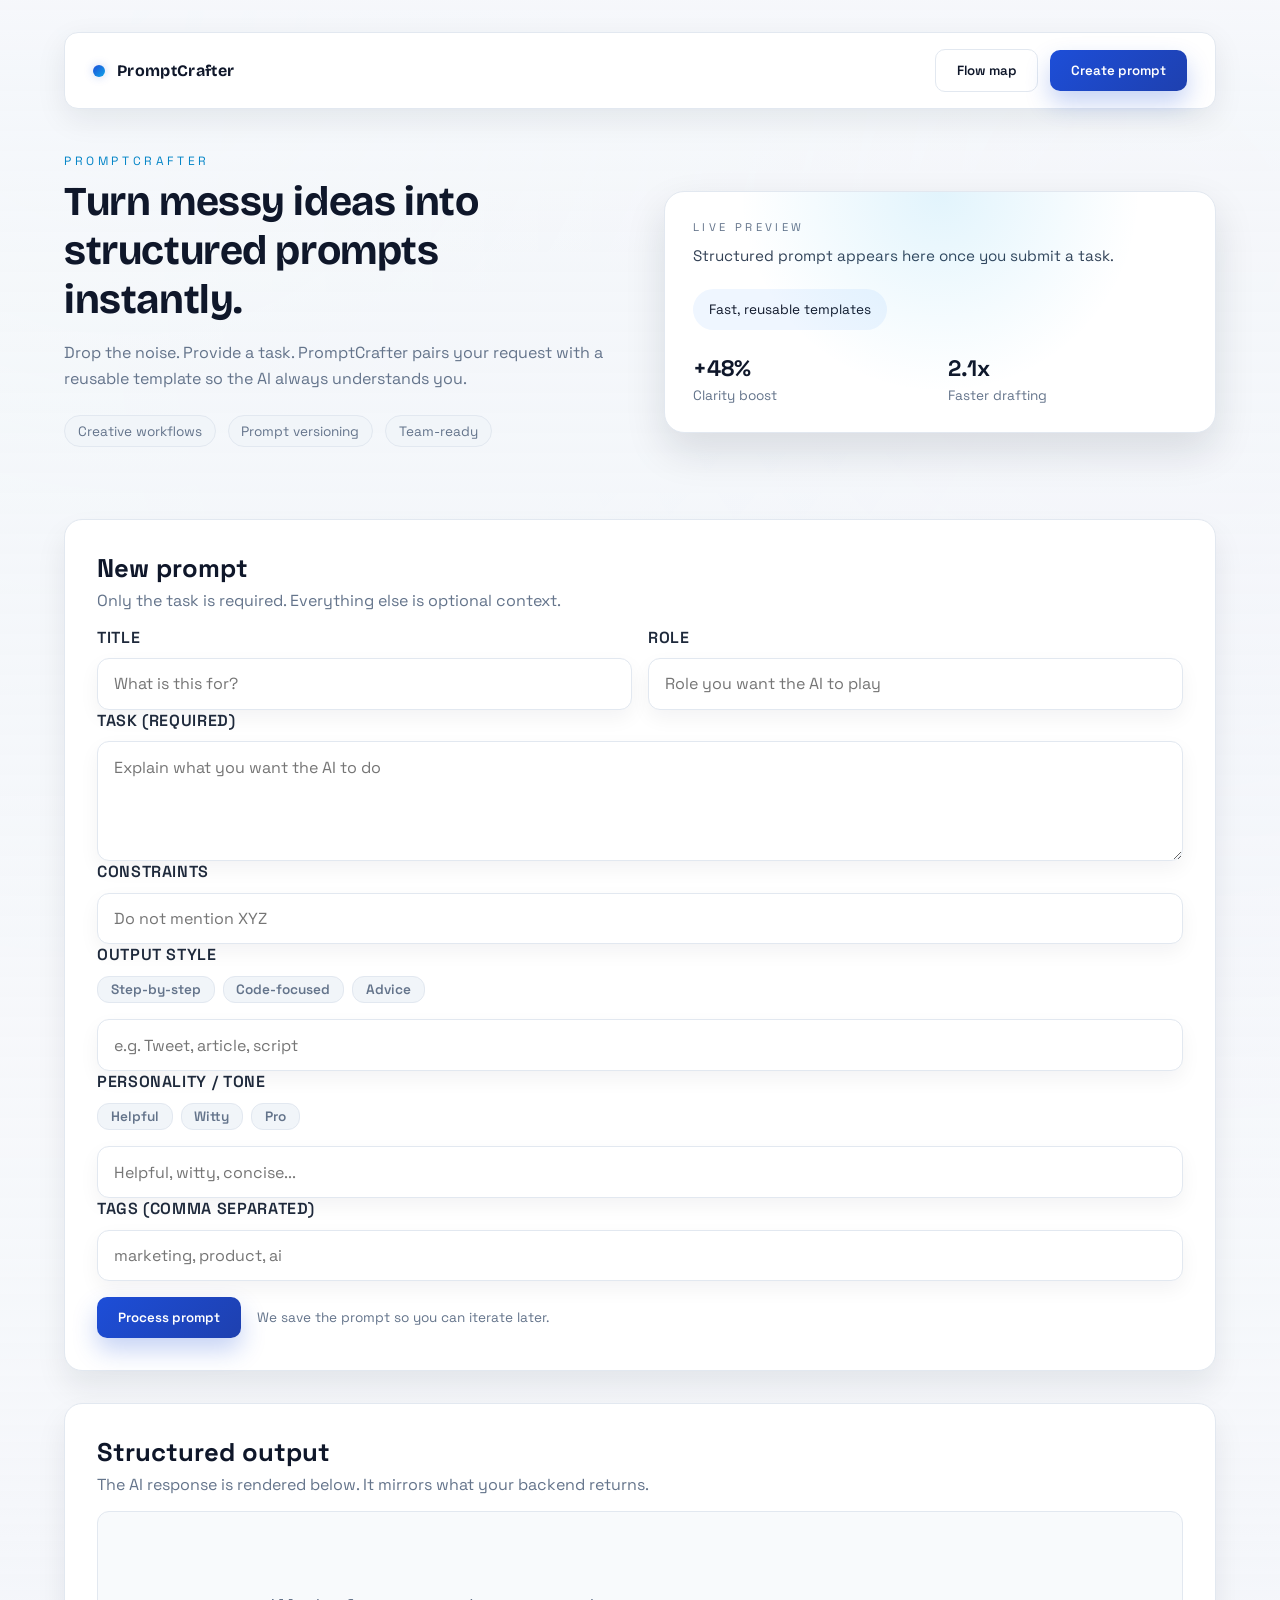
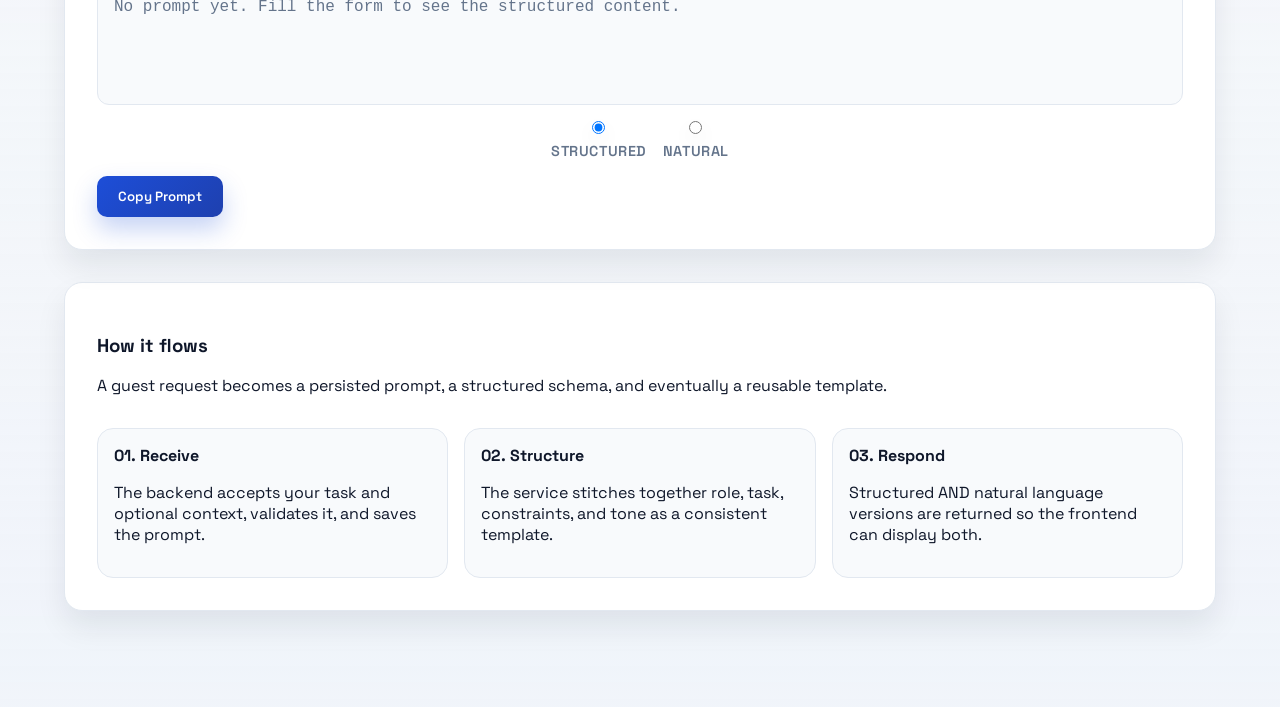
<file: backend/static/index.html>
<!DOCTYPE html>
<html lang="en">

<head>
    <meta charset="UTF-8">
    <meta name="viewport" content="width=device-width, initial-scale=1.0">
    <title>Prompt Crafter</title>
    <link rel="preconnect" href="https://fonts.googleapis.com">
    <link rel="preconnect" href="https://fonts.gstatic.com" crossorigin>
    <link href="https://fonts.googleapis.com/css2?family=Space+Grotesk:wght@400;500;600;700&display=swap"
        rel="stylesheet">
    <link href="https://fonts.googleapis.com/css2?family=Bricolage+Grotesque:wght@500;700&display=swap"
        rel="stylesheet">
    <link rel="stylesheet" href="./index.css">
</head>

<body>
    <div class="bg-orb orb-1"></div>
    <div class="bg-orb orb-2"></div>
    <div class="bg-orb orb-3"></div>
    <div class="page-shell">
        <nav class="top-nav">
            <div class="brand">
                <span class="brand__dot"></span>
                <span>PromptCrafter</span>
            </div>
            <div class="nav-actions">
                <button type="button" class="ghost" data-scroll-to-info>Flow map</button>
                <button type="button" class="primary" data-scroll-to-form>Create prompt</button>
             
              
            </div>
        </nav>
        <header class="hero">
            <div>
                <p class="eyebrow">PromptCrafter</p>
                <h1>Turn messy ideas into structured prompts instantly.</h1>
                <p class="lede">
                    Drop the noise. Provide a task. PromptCrafter pairs your request with a reusable template so the
                    AI always understands you.
                </p>
                <div class="hero-badges">
                    <span>Creative workflows</span>
                    <span>Prompt versioning</span>
                    <span>Team-ready</span>
                </div>
            </div>
            <div class="hero-card">
                <p class="hero-card__label">Live preview</p>
                <p class="hero-card__body">Structured prompt appears here once you submit a task.</p>
                <div class="hero-card__stat">Fast, reusable templates</div>
                <div class="hero-card__list">
                    <div>
                        <h4>+48%</h4>
                        <p>Clarity boost</p>
                    </div>
                    <div>
                        <h4>2.1x</h4>
                        <p>Faster drafting</p>
                    </div>
                </div>
            </div>

        </header>

        <main>

            <section class="panel form-panel" id="formSection">
                <div class="panel-heading">
                    <h2>New prompt</h2>
                    <p>Only the task is required. Everything else is optional context.</p>
                </div>
                <form id="promptForm" autocomplete="off">
                    <div class="field-grid">
                        <label>
                            Title
                            <input name="title" placeholder="What is this for?" />
                        </label>
                        <label>
                            Role
                            <input name="role" placeholder="Role you want the AI to play" />
                        </label>
                    </div>
                    <label class="full">
                        Task (Required)
                        <textarea name="task" rows="4" placeholder="Explain what you want the AI to do"
                            required></textarea>
                    </label>
                    <label>
                        Constraints
                        <input name="constraints" placeholder="Do not mention XYZ" />
                    </label>
                    <label>
                        Output style
                        <div class="preset-toolbar" data-field="output">
                            <button type="button" class="preset">Step-by-step</button>
                            <button type="button" class="preset">Code-focused</button>
                            <button type="button" class="preset">Advice</button>
                        </div>
                        <input name="output" placeholder="e.g. Tweet, article, script" />
                    </label>
                    <label>
                        Personality / tone
                        <div class="preset-toolbar" data-field="personality">
                            <button type="button" class="preset">Helpful</button>
                            <button type="button" class="preset">Witty</button>
                            <button type="button" class="preset">Pro</button>
                        </div>
                        <input name="personality" placeholder="Helpful, witty, concise..." />
                    </label>
                    <label>
                        Tags (comma separated)
                        <input name="tags" placeholder="marketing, product, ai" />
                    </label>
                    <div class="form-actions">
                        <button type="submit" class="primary">Process prompt</button>
                        <p class="hint">We save the prompt so you can iterate later.</p>
                    </div>
                </form>
            </section>

            <section class="panel result-panel">
                <div class="panel-heading">
                    <h2>Structured output</h2>
                    <p>The AI response is rendered below. It mirrors what your backend returns.</p>
                </div>
                <div id="resultDisplay" class="result-display">
                    <p class="empty-state">No prompt yet. Fill the form to see the structured content.</p>
                </div>
                <div class="result-meta" id="resultMeta"></div>
                <div class="copy-options">
                    <label>
                        <input type="radio" name="copy-option" value="structured" checked>
                        Structured
                    </label>
                    <label>
                        <input type="radio" name="copy-option" value="natural">
                        Natural
                    </label>
                </div>
                <button id="btn-copy-prompt" type="button" class="primary">Copy Prompt</button>

            </section>

            <section class="panel info-panel" id="infoSection">
                <div>
                    <h3>How it flows</h3>
                    <p>A guest request becomes a persisted prompt, a structured schema, and eventually a reusable
                        template.</p>
                </div>
                <div class="info-grid">
                    <article>
                        <h4>01. Receive</h4>
                        <p>The backend accepts your task and optional context, validates it, and saves the prompt.</p>
                    </article>
                    <article>
                        <h4>02. Structure</h4>
                        <p>The service stitches together role, task, constraints, and tone as a consistent template.</p>
                    </article>
                    <article>
                        <h4>03. Respond</h4>
                        <p>Structured AND natural language versions are returned so the frontend can display both.</p>
                    </article>
                </div>
            </section>
        </main>
        <div id="login-modal" class="modal">
            <div class="modal-content">
                <span class="close">&times;</span>
                <p id="modal-message"></p>
                <button id="modal-login-btn" class="primary">Login to Continue</button>
            </div>
        </div>
        <div id="login-toast" class="toast" aria-live="polite"></div>
    </div>
    <script src="index.js"></script>
</body>

</html>
</file>
<file: backend/static/index.css>
* {
	box-sizing: border-box;
}

:root {
	font-family: "Space Grotesk", "Bricolage Grotesque", system-ui, sans-serif;
	color: #0f172a;
	background: #f6f8fb;
	--surface: #ffffff;
	--surface-soft: #f6f8fb;
	--primary: #1d4ed8;
	--primary-strong: #1e40af;
	--accent: #0ea5e9;
	--accent-strong: #0284c7;
	--border: #e2e8f0;
	--text-muted: #64748b;
	--display-font: "Bricolage Grotesque", "Space Grotesk", sans-serif;
	--panel-glow: rgba(30, 64, 175, 0.08);
}

body {
	margin: 0;
	background:
		linear-gradient(180deg, rgba(246, 248, 251, 0.95), rgba(246, 248, 251, 0.7) 55%, rgba(240, 244, 250, 0.95)),
		radial-gradient(circle at 10% 0%, rgba(14, 165, 233, 0.08), transparent 40%),
		radial-gradient(circle at 90% 10%, rgba(29, 78, 216, 0.08), transparent 45%),
		#f6f8fb;
	min-height: 100vh;
	overflow-x: hidden;
}

.bg-orb {
	display: none;
}

.orb-1 {
	background: #ff8a3d;
	top: -120px;
	left: -120px;
}

.orb-2 {
	background: #ff3b30;
	bottom: -160px;
	right: -120px;
}

.orb-3 {
	background: #ffb454;
	top: 40vh;
	right: -140px;
	width: 320px;
	height: 320px;
}

.page-shell {
	position: relative;
	z-index: 1;
	max-width: 1200px;
	margin: 0 auto;
	padding: 2rem 1.5rem 4rem;
}

.top-nav {
	display: flex;
	align-items: center;
	justify-content: space-between;
	padding: 1rem 1.75rem;
	border-radius: 14px;
	background: var(--surface);
	border: 1px solid var(--border);
	box-shadow: 0 10px 30px rgba(15, 23, 42, 0.08);
	margin-bottom: 2.75rem;
}

.brand {
	display: flex;
	align-items: center;
	gap: 0.75rem;
	font-family: var(--display-font);
	font-weight: 700;
	letter-spacing: 0.02em;
}

.brand__dot {
	width: 12px;
	height: 12px;
	border-radius: 999px;
	background: linear-gradient(135deg, var(--primary), var(--accent));
	box-shadow: 0 0 10px rgba(29, 78, 216, 0.25);
}

.nav-actions {
	display: flex;
	gap: 0.75rem;
	position: relative;
	align-items: center;
}

.hero {
	display: grid;
	gap: 3rem;
	grid-template-columns: repeat(auto-fit, minmax(280px, 1fr));
	align-items: center;
	margin-bottom: 3rem;
}

.eyebrow {
	letter-spacing: 0.3em;
	text-transform: uppercase;
	color: var(--accent-strong);
	font-size: 0.75rem;
	margin: 0 0 0.5rem;
}

.hero h1 {
	font-family: var(--display-font);
	font-size: clamp(2.4rem, 3.2vw, 3.4rem);
	margin: 0 0 1rem;
	letter-spacing: -0.01em;
}

.lede {
	color: var(--text-muted);
	margin: 0 0 1.5rem;
	line-height: 1.6;
}

.hero-badges {
	display: flex;
	flex-wrap: wrap;
	gap: 0.75rem;
	margin-bottom: 1.5rem;
}

.hero-badges span {
	padding: 0.4rem 0.8rem;
	border-radius: 999px;
	border: 1px solid var(--border);
	background: #f1f5f9;
	font-size: 0.85rem;
	color: var(--text-muted);
}

.hero-actions {
	display: flex;
	gap: 1rem;
}

button {
	border: none;
	font-family: inherit;
	padding: 0.75rem 1.3rem;
	cursor: pointer;
	font-weight: 600;
	border-radius: 10px;
	transition:
		transform 0.2s ease,
		box-shadow 0.2s ease;
}

.primary {
	background: linear-gradient(135deg, var(--primary), var(--primary-strong));
	color: #ffffff;
	box-shadow: 0 12px 24px rgba(29, 78, 216, 0.25);
}

.primary:hover {
	transform: translateY(-2px);
	box-shadow: 0 16px 28px rgba(29, 78, 216, 0.28);
}

.ghost {
	background: transparent;
	border: 1px solid var(--border);
	color: #0f172a;
}

.profile-area {
	display: inline-flex;
	align-items: center;
	gap: 0.75rem;
	padding: 0.5rem 0.8rem;
	border-radius: 12px;
	background: #ffffff;
	border: 1px solid var(--border);
	color: #0f172a;
	box-shadow: 0 8px 18px rgba(15, 23, 42, 0.08);
	transition: transform 0.2s ease, box-shadow 0.2s ease;
}

.profile-area:hover {
	transform: translateY(-1px);
	box-shadow: 0 12px 22px rgba(15, 23, 42, 0.12);
}

.profile-area:disabled {
	opacity: 0.6;
	cursor: not-allowed;
	transform: none;
	box-shadow: 0 8px 18px rgba(15, 23, 42, 0.08);
}

.profile-avatar {
	width: 40px;
	height: 40px;
	border-radius: 10px;
	background: #eef2ff;
	border: 1px solid var(--border);
	display: inline-flex;
	align-items: center;
	justify-content: center;
	flex-shrink: 0;
}

.avatar-initials {
	font-size: 0.9rem;
	font-weight: 700;
}

.profile-text {
	display: flex;
	flex-direction: column;
	align-items: flex-start;
	gap: 0.15rem;
}

.profile-name {
	font-size: 0.9rem;
	font-weight: 700;
}

.profile-email {
	font-size: 0.75rem;
	color: var(--text-muted);
}

.profile-plan {
	margin-left: 0.25rem;
	padding: 0.2rem 0.55rem;
	font-size: 0.7rem;
	font-weight: 700;
	text-transform: uppercase;
	letter-spacing: 0.08em;
	border-radius: 999px;
	background: #e0f2fe;
	color: #0f172a;
}

.hero-card {
	background: var(--surface);
	border: 1px solid var(--border);
	border-radius: 20px;
	padding: 1.75rem;
	box-shadow: 0 18px 40px rgba(15, 23, 42, 0.12);
	position: relative;
	overflow: hidden;
}

.hero-card::after {
	content: "";
	position: absolute;
	inset: 0;
	background: radial-gradient(
		circle at top,
		rgba(14, 165, 233, 0.12),
		transparent 55%
	);
	pointer-events: none;
}

.hero-card__label {
	text-transform: uppercase;
	letter-spacing: 0.3em;
	font-size: 0.7rem;
	color: var(--text-muted);
	margin: 0 0 0.75rem;
}

.hero-card__body {
	margin: 0;
	font-size: 0.95rem;
	color: #334155;
}

.hero-card__stat {
	margin-top: 1.5rem;
	padding: 0.75rem 1rem;
	border-radius: 999px;
	background: #eff6ff;
	display: inline-block;
	font-size: 0.85rem;
}

.hero-card__list {
	display: grid;
	grid-template-columns: repeat(2, minmax(0, 1fr));
	gap: 1rem;
	margin-top: 1.5rem;
}

.hero-card__list h4 {
	margin: 0;
	font-size: 1.4rem;
}

.hero-card__list p {
	margin: 0.2rem 0 0;
	color: var(--text-muted);
	font-size: 0.85rem;
}

.panel {
	background: var(--surface);
	border-radius: 18px;
	padding: 2rem;
	border: 1px solid var(--border);
	margin-bottom: 2rem;
	box-shadow: 0 16px 30px rgba(15, 23, 42, 0.08);
}

.panel-heading h2 {
	margin: 0;
	font-size: 1.6rem;
}

.panel-heading p {
	margin: 0.35rem 0 1rem;
	color: var(--text-muted);
}

.field-grid {
	display: grid;
	grid-template-columns: repeat(auto-fit, minmax(200px, 1fr));
	gap: 1rem;
}

label {
	display: flex;
	flex-direction: column;
	font-size: 1rem;
	font-weight: 600;
	text-transform: uppercase;
	letter-spacing: 0.04em;
	color: #1e293b;
	gap: 0.65rem;
}

.preset-toolbar {
	display: flex;
	gap: 0.5rem;
	flex-wrap: wrap;
	margin-bottom: 0.4rem;
}

.preset {
	background: #f1f5f9;
	border: 1px solid var(--border);
	border-radius: 12px;
	padding: 0.25rem 0.8rem;
	font-size: 0.85rem;
	color: var(--text-muted);
	transition:
		border 0.2s ease,
		color 0.2s ease,
		background 0.2s ease;
}

.preset.active {
	border-color: var(--accent-strong);
	color: #0f172a;
	background: #e0f2fe;
}

input,
textarea {
	border-radius: 12px;
	border: 1px solid var(--border);
	background: #ffffff;
	padding: 0.9rem 1rem;
	color: #0f172a;
	font-family: inherit;
	font-size: 1rem;
	box-shadow: 0 8px 20px rgba(15, 23, 42, 0.05);
}

input:focus,
textarea:focus {
	outline: 2px solid rgba(29, 78, 216, 0.2);
	border-color: var(--primary);
}

textarea {
	resize: vertical;
}

label.full textarea {
	min-height: 120px;
}

.form-actions {
	display: flex;
	align-items: center;
	gap: 1rem;
	margin-top: 1rem;
}

.hint {
	margin: 0;
	font-size: 0.85rem;
	color: var(--text-muted);
}

.result-panel {
	position: relative;
}

.result-display {
	min-height: 160px;
	border-radius: 12px;
	border: 1px solid var(--border);
	background: #f8fafc;
	padding: 1rem;
	font-family: "JetBrains Mono", "Space Mono", monospace;
	line-height: 1.6;
	white-space: pre-wrap;
}

.result-meta {
	margin-top: 1rem;
	color: var(--text-muted);
	font-size: 0.85rem;
}

.result-meta .meta-value {
	margin: 0.5rem 0 0 0;
	padding: 0.75rem 1rem;
	border-radius: 12px;
	background: #f8fafc;
	border: 1px dashed #cbd5f5;
	line-height: 1.5;
	color: #0f172a;
}

.empty-state {
	color: var(--text-muted);
}

.info-panel {
	display: flex;
	flex-direction: column;
	gap: 1rem;
}

.info-grid {
	display: grid;
	grid-template-columns: repeat(auto-fit, minmax(200px, 1fr));
	gap: 1rem;
}

.info-grid article {
	padding: 1rem;
	border-radius: 16px;
	background: #f8fafc;
	border: 1px solid var(--border);
}

.info-grid h4 {
	margin: 0 0 0.35rem;
}

@media (max-width: 840px) {
	.top-nav {
		flex-direction: column;
		gap: 1rem;
		border-radius: 24px;
	}

	.nav-actions {
		width: 100%;
		justify-content: center;
		flex-wrap: wrap;
	}
}

@media (max-width: 640px) {
	.hero-actions {
		flex-direction: column;
	}

	.hero-card__list {
		grid-template-columns: 1fr;
	}
}

/* Profile Menu */
.profile-menu {
	position: absolute;
	top: 100%;
	right: 0;
	margin-top: 0.5rem;
	background: var(--surface);
	border: 1px solid var(--border);
	border-radius: 12px;
	padding: 1rem;
	box-shadow: 0 20px 45px rgba(15, 23, 42, 0.12);
	min-width: 200px;
	z-index: 10;
}

/* Left-expanding profile menu when `.open-left` is set on the button */
.profile-area.open-left + .profile-menu {
	right: auto;
	left: 0;
	transform-origin: top right;
	animation: slideInLeft 140ms ease-out;
}

@keyframes slideInLeft {
	from { opacity: 0; transform: translateX(8px) translateY(-6px); }
	to { opacity: 1; transform: translateX(0) translateY(0); }
}

.profile-info {
	display: flex;
	flex-direction: column;
	gap: 0.5rem;
}

.profile-info p {
	margin: 0;
	font-size: 0.9rem;
	color: var(--text-muted);
}

#logout-btn {
	align-self: flex-start;
	padding: 0.5rem 1rem;
	font-size: 0.85rem;
}

/* Copy Options */
.copy-options {
	display: flex;
	gap: 1rem;
	margin-bottom: 1rem;
	justify-content: center;
}

.copy-options label {
	display: flex;
	align-items: center;
	gap: 0.5rem;
	font-size: 0.9rem;
	color: var(--text-muted);
	cursor: pointer;
}

.copy-options input[type="radio"] {
	margin: 0;
}

/* Modal */
.modal {
	display: none;
	position: fixed;
	z-index: 1000;
	left: 0;
	top: 0;
	width: 100%;
	height: 100%;
	background-color: rgba(15, 23, 42, 0.3);
}

.modal-content {
	background: var(--surface);
	border: 1px solid var(--border);
	border-radius: 12px;
	padding: 2rem;
	margin: 15% auto;
	width: 90%;
	max-width: 400px;
	position: relative;
	box-shadow: 0 20px 45px rgba(15, 23, 42, 0.2);
}

.close {
	position: absolute;
	top: 10px;
	right: 15px;
	font-size: 28px;
	font-weight: bold;
	cursor: pointer;
	color: var(--text-muted);
}

.close:hover {
	color: white;
}

#modal-message {
	margin: 0 0 1.5rem;
	font-size: 1rem;
	color: var(--text-muted);
	text-align: center;
}

#modal-login-btn {
	width: 100%;
}

/* Toast */
.toast {
	position: fixed;
	top: 1.25rem;
	right: 1.25rem;
	background: var(--surface);
	border: 1px solid var(--border);
	border-radius: 12px;
	padding: 0.75rem 1rem;
	color: #0f172a;
	box-shadow: 0 20px 45px rgba(15, 23, 42, 0.12);
	opacity: 0;
	transform: translateY(-8px);
	pointer-events: none;
	transition: opacity 0.2s ease, transform 0.2s ease;
	max-width: 280px;
}

.toast.show {
	opacity: 1;
	transform: translateY(0);
}
</file>
